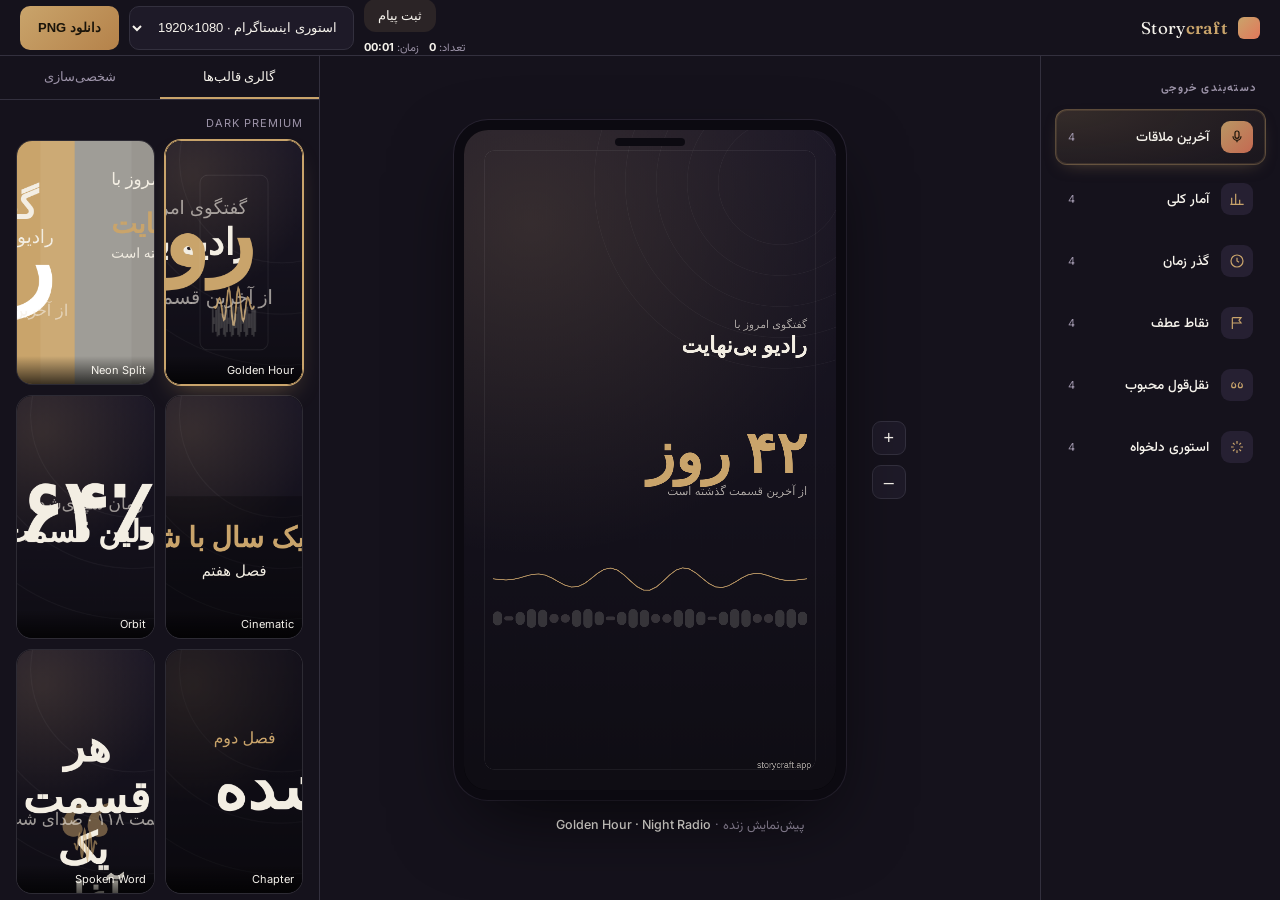
<file: index.html>
<!DOCTYPE html>
<html lang="fa" dir="rtl">
<head>
  <meta charset="UTF-8">
  <meta name="viewport" content="width=device-width, initial-scale=1.0, viewport-fit=cover">
  <title>Storycraft — Generator</title>
  <link rel="preconnect" href="https://fonts.googleapis.com">
  <link rel="preconnect" href="https://fonts.gstatic.com" crossorigin>
  <link href="https://fonts.googleapis.com/css2?family=Fraunces:opsz,wght@9..144,400;9..144,500;9..144,600&family=Inter:wght@400;500;600;700&family=Vazirmatn:wght@400;500;600&display=swap" rel="stylesheet">
  <link rel="stylesheet" href="styles.css">
</head>
<body>
  <div class="app">
    <header class="topbar">
      <div class="brand">
        <div class="mark"></div>
        <div class="name">Story<b>craft</b></div>
      </div>
      <div class="top-actions">
        <div class="message-widget">
          <button class="message-btn" id="message-btn" type="button">ثبت پیام</button>
          <div class="message-status" id="message-status">
            <span>تعداد: <b id="message-count">0</b></span>
            <span>زمان: <b id="message-elapsed">00:00</b></span>
          </div>
        </div>
        <select class="fmt-select" id="fmt-select">
          <option value="1080x1920" selected>استوری اینستاگرام · 1080×1920</option>
          <option value="1080x1350">پست اینستاگرام · 1080×1350</option>
          <option value="1080x1080">مربع · 1080×1080</option>
          <option value="1200x630">لینکدین / X · 1200×630</option>
        </select>
        <button class="export-btn" id="export-btn">دانلود PNG</button>
      </div>
    </header>

    <aside class="sidebar" id="sidebar"></aside>

    <main class="center">
      <div class="stage">
        <div class="zoom-col">
          <button type="button" class="zoom-btn" id="zoom-in">+</button>
          <button type="button" class="zoom-btn" id="zoom-out">–</button>
        </div>
        <div class="phone" id="phone">
          <div class="notch"></div>
          <canvas id="stage-canvas" width="1080" height="1920"></canvas>
        </div>
      </div>
      <div class="preview-caption">پیش‌نمایش زنده · <b id="tmpl-caption">—</b></div>
    </main>

    <section class="rightcol">
      <div class="tabs">
        <button class="tab active" data-tab="gallery">گالری قالب‌ها</button>
        <button class="tab" data-tab="customize">شخصی‌سازی</button>
      </div>
      <div class="panel active" id="panel-gallery"></div>
      <div class="panel" id="panel-customize"></div>
    </section>
  </div>

  <nav class="bottom-nav" id="bottom-nav">
    <div class="nav-items">
      <button class="nav-item active" data-nav="categories">
        <span class="nav-icon">☰</span>
        <span>دسته‌بندی</span>
      </button>
      <button class="nav-item" data-nav="gallery">
        <span class="nav-icon">🖼</span>
        <span>گالری</span>
      </button>
      <button class="nav-item" data-nav="customize">
        <span class="nav-icon">⚙️</span>
        <span>تنظیمات</span>
      </button>
    </div>
  </nav>

  <div class="sheet-backdrop" id="sheet-backdrop"></div>
  <div class="mobile-sheet" id="mobile-sheet">
    <div class="sheet-header">
      <div class="sheet-title" id="sheet-title">منو</div>
      <button class="sheet-close-btn" id="sheet-close-btn" type="button">✕</button>
    </div>
    <div class="sheet-handle" id="sheet-handle"></div>
    <div class="sheet-content" id="sheet-content"></div>
  </div>

  <script src="data.js"></script>
  <script src="utils.js"></script>
  <script src="app.js"></script>
</body>
</html>
</file>
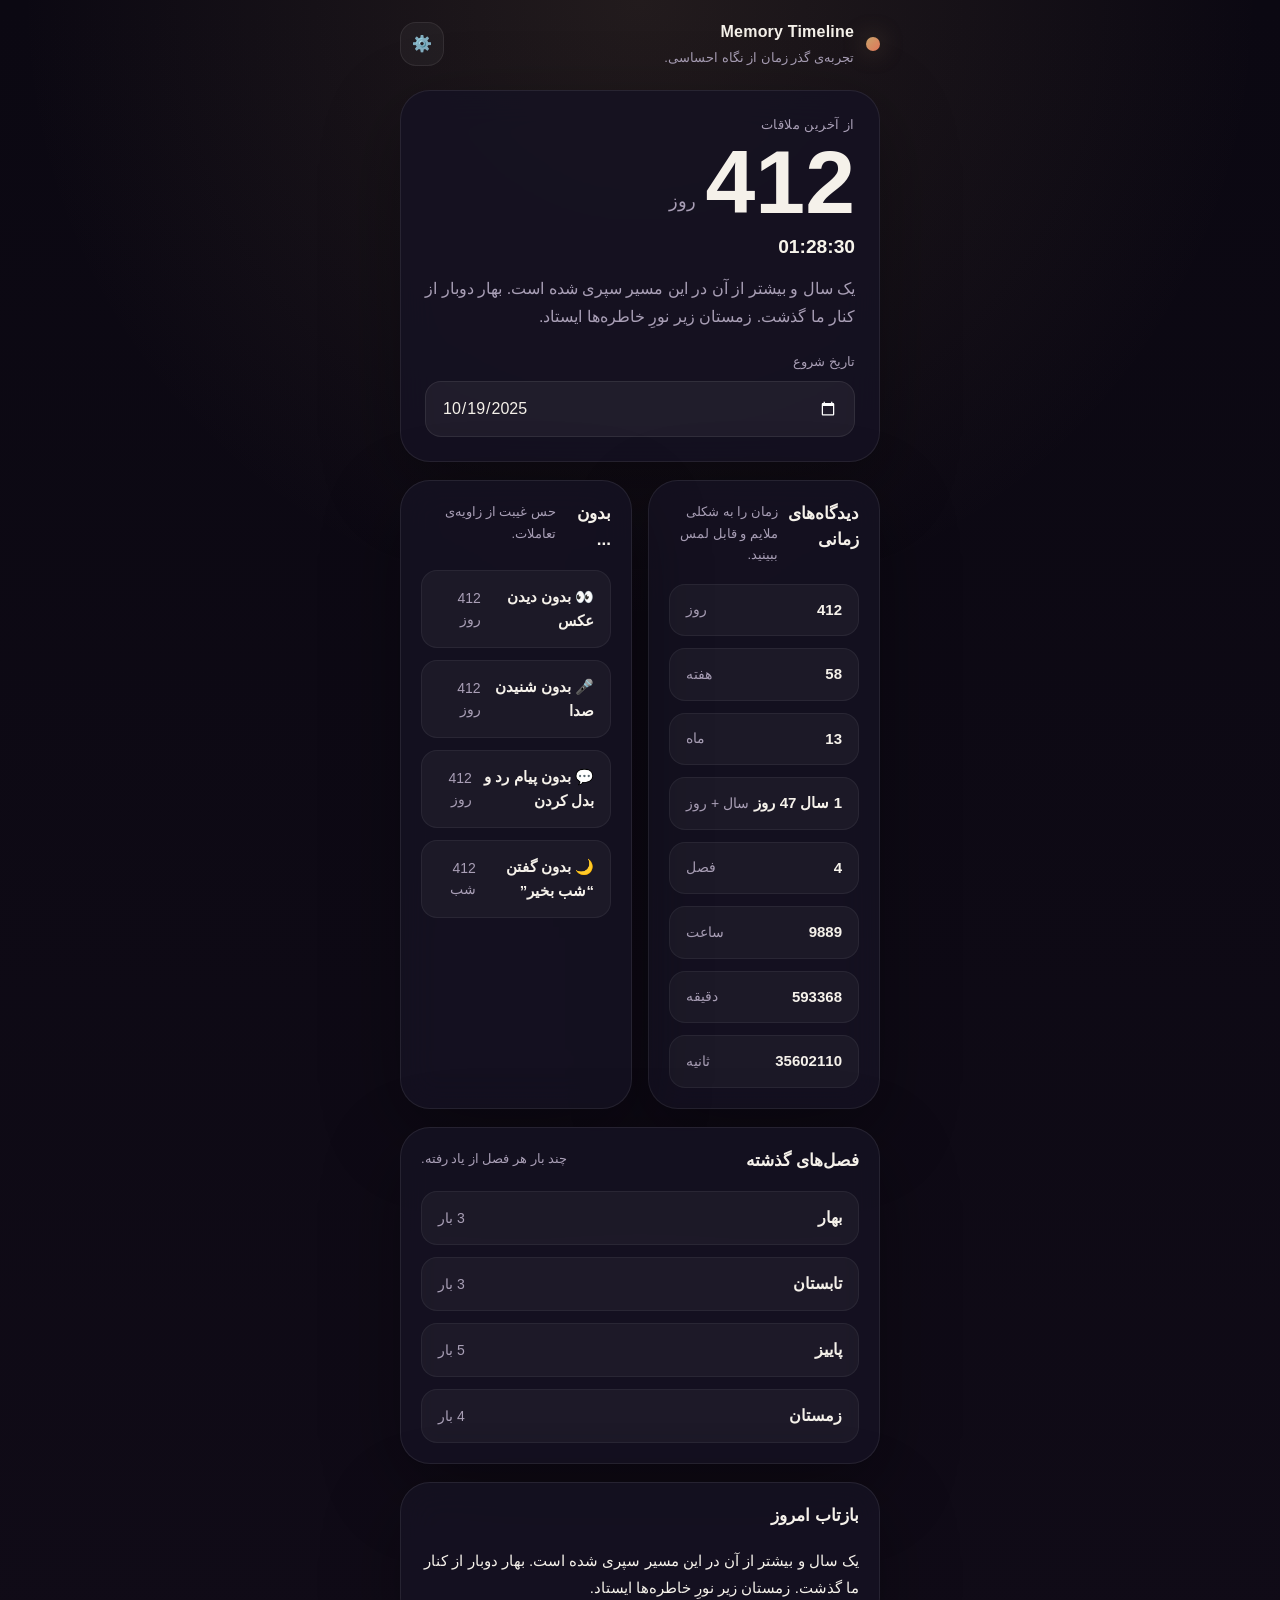
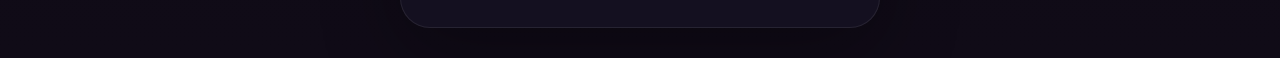
<file: dashboard.html>
<!DOCTYPE html>
<html lang="fa" dir="rtl">
<head>
  <meta charset="UTF-8">
  <meta name="viewport" content="width=device-width, initial-scale=1.0, viewport-fit=cover">
  <title>Memory Timeline / Absence Tracker</title>
  <link rel="stylesheet" href="dashboard.css">
</head>
<body>
  <div class="dashboard-app">
    <header class="header">
      <div class="brand">
        <span class="brand-mark"></span>
        <div>
          <strong>Memory Timeline</strong>
          <p>تجربه‌ی گذر زمان از نگاه احساسی.</p>
        </div>
      </div>
      <button class="ghost-btn" id="settings-btn" type="button">⚙️</button>
    </header>

    <main>
      <section class="hero-card glass">
        <p class="hero-label">از آخرین ملاقات</p>
        <div class="hero-count">
          <div class="hero-number" id="hero-days">412</div>
          <div class="hero-unit">روز</div>
        </div>
        <div class="hero-clock" id="hero-clock">17:43:12</div>
        <div class="hero-note" id="hero-note">چهار فصل آمدند و رفتند. زمان همچنان روایت می‌کند.</div>
        <div class="hero-meta">
          <label for="absence-date">تاریخ شروع</label>
          <input id="absence-date" type="date" aria-label="تاریخ شروع" />
        </div>
      </section>

      <section class="cards-grid">
        <article class="card glass">
          <div class="card-header">
            <h3>دیدگاه‌های زمانی</h3>
            <p>زمان را به شکلی ملایم و قابل لمس ببینید.</p>
          </div>
          <div class="summary-list" id="perspectives-list"></div>
        </article>

        <article class="card glass">
          <div class="card-header">
            <h3>بدون ...</h3>
            <p>حس غیبت از زاویه‌ی تعاملات.</p>
          </div>
          <div class="without-list" id="without-list"></div>
        </article>
      </section>

      <section class="timeline-card glass">
        <div class="card-header">
          <h3>فصل‌های گذشته</h3>
          <p>چند بار هر فصل از یاد رفته.</p>
        </div>
        <div class="season-row" id="season-row"></div>
      </section>

      <section class="reflection-card glass">
        <div class="card-header">
          <h3>بازتاب امروز</h3>
        </div>
        <p class="reflection-text" id="reflection-text"></p>
      </section>
    </main>
  </div>

  <script src="dashboard.js"></script>
</body>
</html>
</file>
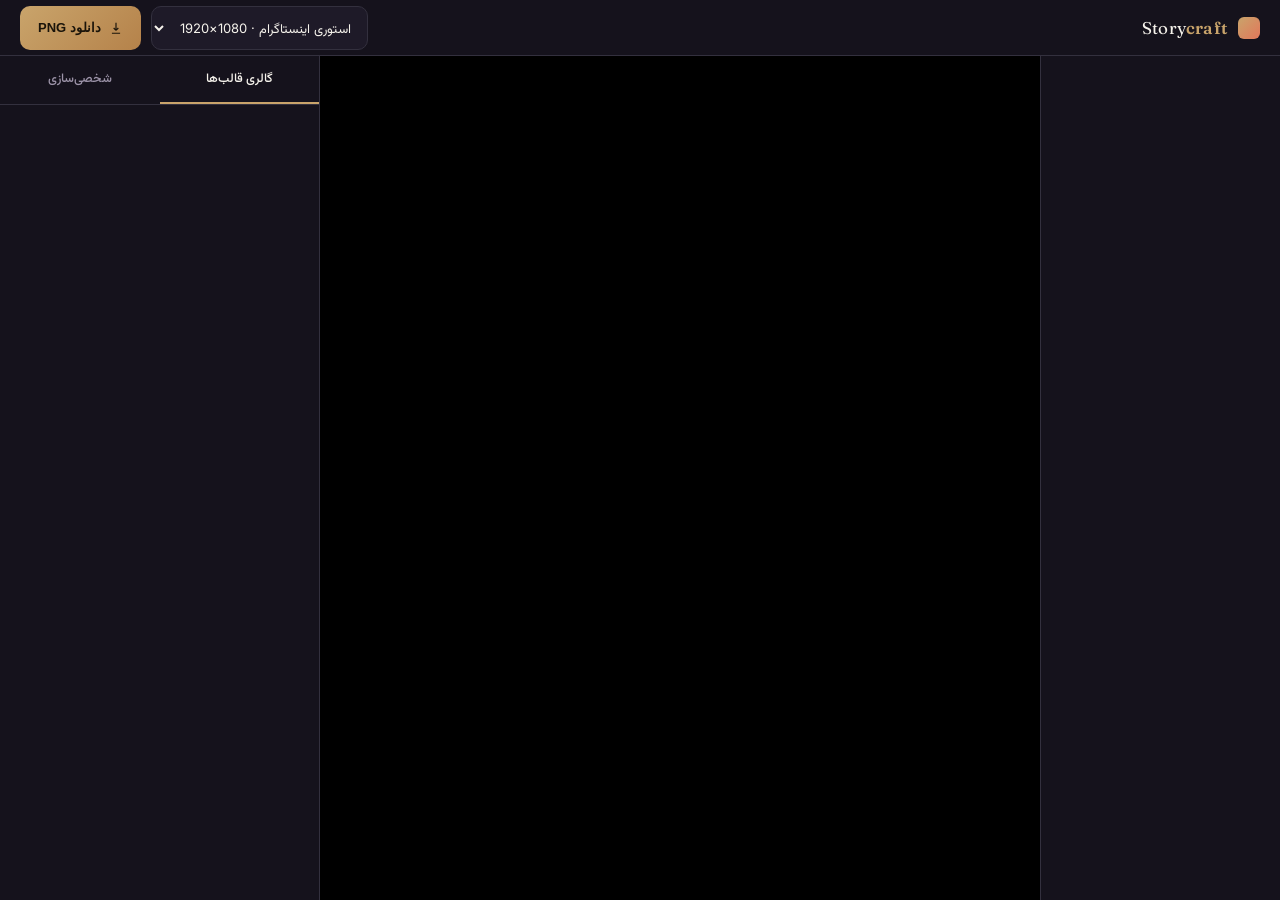
<file: story-image-generator.html>
<!DOCTYPE html>
<html lang="fa" dir="rtl">
<head>
<meta charset="UTF-8">
<meta name="viewport" content="width=device-width, initial-scale=1.0">
<title>Story — Generator</title>
<link rel="preconnect" href="https://fonts.googleapis.com">
<link rel="preconnect" href="https://fonts.gstatic.com" crossorigin>
<link href="https://fonts.googleapis.com/css2?family=Fraunces:opsz,wght@9..144,400;9..144,500;9..144,600&family=Inter:wght@400;500;600;700&family=Vazirmatn:wght@400;500;600&display=swap" rel="stylesheet">
<style>
  :root{
    --ink:#15121C; --ink-2:#1E1A28; --ink-3:#262032; --line:#33303E;
    --gold:#C9A46B; --coral:#E2775A; --paper:#F3EEE3; --muted:#9C93A8;
    --white:#F6F3EC; --radius:14px;
    --font-display:'Fraunces','Vazirmatn',serif;
    --font-body:'Inter','Vazirmatn',sans-serif;
  }
  *{box-sizing:border-box; margin:0; padding:0;}
  html,body{height:100%;}
  body{
    background:var(--ink); color:var(--white); font-family:var(--font-body);
    overflow:hidden;
    padding:env(safe-area-inset-top) env(safe-area-inset-right) env(safe-area-inset-bottom) env(safe-area-inset-left);
  }
  ::-webkit-scrollbar{width:8px; height:8px;}
  ::-webkit-scrollbar-thumb{background:#3a3548; border-radius:8px;}
  ::-webkit-scrollbar-track{background:transparent;}

  .app{ 
    display:grid; 
    grid-template-columns:240px 1fr 320px; 
    grid-template-rows:56px 1fr; 
    height:100vh;
    height:100dvh; /* Dynamic viewport height for mobile */
  }

  .topbar{
    grid-column:1/4; display:flex; align-items:center; justify-content:space-between;
    padding:0 20px; border-bottom:1px solid var(--line); background:var(--ink);
    z-index:5; min-height:44px; /* Touch-friendly minimum height */
  }
  .brand{ display:flex; align-items:center; gap:10px; }
  .brand .mark{ width:22px; height:22px; border-radius:6px; background:linear-gradient(135deg,var(--gold),var(--coral)); }
  .brand .name{ font-family:var(--font-display); font-size:17px; letter-spacing:.2px; }
  .brand .name b{ font-weight:600; color:var(--gold); }
  .top-actions{ display:flex; gap:10px; align-items:center; }
  .fmt-select{
    background:var(--ink-2); border:1px solid var(--line); color:var(--white);
    border-radius:10px; padding:8px 12px; font-size:13px; font-family:var(--font-body);
    min-height:44px; /* Touch-friendly */
  }
  .export-btn{
    display:flex; align-items:center; gap:8px; background:linear-gradient(135deg,var(--gold),#B5824A);
    color:#1A140A; border:none; border-radius:10px; padding:9px 18px; font-weight:600; font-size:13px;
    cursor:pointer; transition:transform .15s ease, box-shadow .2s ease;
    min-height:44px; /* Touch-friendly */
  }
  .export-btn:hover{ transform:translateY(-1px); box-shadow:0 8px 20px -6px rgba(201,164,107,.55); }
  .export-btn:active{ transform:translateY(0px) scale(.98); }

  /* ---------- Sidebar ---------- */
  .sidebar{
    border-left:1px solid var(--line); padding:18px 12px; overflow-y:auto;
  }
  .sidebar h4{ font-size:11px; text-transform:uppercase; letter-spacing:1.2px; color:var(--muted); padding:6px 10px 12px; }
  .cat{
    display:flex; align-items:center; gap:12px; padding:11px 12px; border-radius:12px;
    cursor:pointer; margin-bottom:4px; position:relative; transition:background .18s ease, transform .15s ease;
    border:1px solid transparent; min-height:44px; /* Touch-friendly */
  }
  .cat:hover{ background:var(--ink-2); transform:translateX(-2px); }
  .cat.active{
    background:radial-gradient(120% 140% at 0% 0%, rgba(201,164,107,.18), rgba(201,164,107,.04));
    border-color:rgba(201,164,107,.35);
    box-shadow:0 0 0 1px rgba(201,164,107,.15) inset, 0 6px 18px -10px rgba(201,164,107,.5);
  }
  .cat .icon{
    width:32px; height:32px; border-radius:9px; display:flex; align-items:center; justify-content:center;
    background:var(--ink-3); flex-shrink:0; transition:background .18s ease;
  }
  .cat.active .icon{ background:linear-gradient(135deg, rgba(201,164,107,.9), rgba(226,119,90,.85)); }
  .cat.active .icon svg{ stroke:#1A140A; }
  .cat .icon svg{ width:16px; height:16px; stroke:var(--gold); fill:none; stroke-width:1.8; }
  .cat .label{ font-size:13.5px; font-weight:500; }
  .cat .count{ margin-right:auto; font-size:11px; color:var(--muted); }

  /* ---------- Center preview ---------- */
  .center{ display:flex; flex-direction:column; align-items:center; justify-content:center; padding:20px; position:relative; overflow:hidden; }
  .stage{ display:flex; align-items:center; gap:26px; }
  .zoom-col{ display:flex; flex-direction:column; gap:10px; align-items:center; }
  .zoom-btn{
    width:34px; height:34px; border-radius:9px; background:var(--ink-2); border:1px solid var(--line);
    color:var(--white); cursor:pointer; font-size:15px; display:flex; align-items:center; justify-content:center;
  }
  .zoom-btn:hover{ background:var(--ink-3); }
  .phone{
    position:relative; border-radius:34px; padding:10px; background:#0c0a11;
    box-shadow:0 30px 80px -20px rgba(0,0,0,.7), 0 0 0 1px #2a2534;
    transition:width .2s ease, height .2s ease;
  }
  .phone .notch{
    position:absolute; top:18px; left:50%; transform:translateX(-50%); width:70px; height:8px;
    background:#0c0a11; border-radius:6px; z-index:2;
  }
  #stage-canvas{ display:block; border-radius:24px; background:#000; }
  .preview-caption{ margin-top:16px; font-size:12.5px; color:var(--muted); text-align:center; }
  .preview-caption b{ color:var(--white); font-weight:500; }

  /* ---------- Right column ---------- */
  .rightcol{ border-right:1px solid var(--line); display:flex; flex-direction:column; overflow:hidden; }
  .tabs{ display:flex; border-bottom:1px solid var(--line); }
  .tab{
    flex:1; text-align:center; padding:13px 0; font-size:12.5px; font-weight:500; color:var(--muted);
    cursor:pointer; border-bottom:2px solid transparent; transition:color .15s ease;
  }
  .tab.active{ color:var(--white); border-bottom-color:var(--gold); }
  .panel{ flex:1; overflow-y:auto; padding:16px; display:none; }
  .panel.active{ display:block; }

  /* gallery */
  .gallery-group{ margin-bottom:18px; }
  .gallery-group .gname{ font-size:11px; text-transform:uppercase; letter-spacing:1px; color:var(--muted); margin-bottom:10px; }
  .gallery-grid{ display:grid; grid-template-columns:1fr 1fr; gap:10px; }
  .tmpl-card{
    position:relative; border-radius:12px; overflow:hidden; cursor:pointer; border:1px solid var(--line);
    transition:transform .18s ease, box-shadow .2s ease, border-color .18s ease; background:var(--ink-2);
  }
  .tmpl-card:hover{ transform:translateY(-3px) scale(1.02); box-shadow:0 12px 26px -10px rgba(0,0,0,.6); }
  .tmpl-card.active{ border-color:var(--gold); box-shadow:0 0 0 1px var(--gold), 0 10px 24px -8px rgba(201,164,107,.45); }
  .tmpl-card canvas{ width:100%; display:block; aspect-ratio:9/16; }
  .tmpl-card .tname{ font-size:11px; padding:7px 8px; color:var(--white); background:linear-gradient(0deg, rgba(0,0,0,.55), transparent); position:absolute; bottom:0; left:0; right:0; }

  /* customization form */
  .field{ margin-bottom:16px; }
  .field label{ display:block; font-size:12px; color:var(--muted); margin-bottom:7px; }
  .field input[type=text], .field textarea{
    width:100%; background:var(--ink-2); border:1px solid var(--line); border-radius:9px; color:var(--white);
    padding:9px 11px; font-size:13px; font-family:var(--font-body); resize:none;
  }
  .field input[type=text]:focus, .field textarea:focus{ outline:none; border-color:var(--gold); }
  .swatches{ display:flex; gap:8px; flex-wrap:wrap; }
  .swatch{ width:26px; height:26px; border-radius:50%; cursor:pointer; border:2px solid transparent; transition:transform .12s ease; }
  .swatch:hover{ transform:scale(1.12); }
  .swatch.active{ border-color:var(--white); }
  .theme-row{ display:grid; grid-template-columns:1fr 1fr; gap:8px; }
  .theme-opt{
    border:1px solid var(--line); border-radius:10px; padding:8px; cursor:pointer; font-size:11.5px; text-align:center;
    transition:border-color .15s ease, background .15s ease;
  }
  .theme-opt .swab{ height:28px; border-radius:6px; margin-bottom:6px; }
  .theme-opt.active{ border-color:var(--gold); background:rgba(201,164,107,.08); }
  .row2{ display:flex; align-items:center; justify-content:space-between; }
  .toggle{ width:38px; height:22px; border-radius:20px; background:var(--ink-3); position:relative; cursor:pointer; flex-shrink:0; transition:background .18s ease; }
  .toggle .dot{ width:16px; height:16px; border-radius:50%; background:var(--muted); position:absolute; top:3px; right:3px; transition:.18s ease; }
  .toggle.on{ background:linear-gradient(135deg,var(--gold),var(--coral)); }
  .toggle.on .dot{ background:#1A140A; right:19px; }
  input[type=range]{ width:100%; accent-color:var(--gold); }
  .rangeval{ font-size:11px; color:var(--muted); float:left; }
  .align-row{ display:flex; gap:8px; }
  .align-btn{ flex:1; padding:8px 0; border:1px solid var(--line); border-radius:9px; text-align:center; font-size:12px; cursor:pointer; color:var(--muted); }
  .align-btn.active{ border-color:var(--gold); color:var(--white); background:rgba(201,164,107,.08); }

  /* ---------- Bottom Navigation (Mobile) ---------- */
  .bottom-nav{
    display:none; /* Hidden on desktop */
    position:fixed; bottom:0; left:0; right:0; z-index:10;
    background:var(--ink); border-top:1px solid var(--line);
    padding:8px 0 calc(8px + env(safe-area-inset-bottom));
  }
  .nav-items{
    display:flex; justify-content:space-around; align-items:center;
  }
  .nav-item{
    display:flex; flex-direction:column; align-items:center; gap:4px;
    padding:8px 12px; cursor:pointer; color:var(--muted); font-size:11px;
    min-height:44px; min-width:44px; border-radius:12px;
    transition:color .2s ease, background .2s ease;
  }
  .nav-item.active{ color:var(--white); background:rgba(201,164,107,.12); }
  .nav-item .nav-icon{ width:20px; height:20px; }
  .nav-item .nav-icon svg{ width:100%; height:100%; stroke:currentColor; fill:none; stroke-width:2; }

  /* ---------- Bottom Sheet (Mobile) ---------- */
  .mobile-sheet{
    display:none; /* Hidden on desktop */
    position:fixed; bottom:0; left:0; right:0; z-index:15;
    background:var(--ink); border-top:1px solid var(--line);
    border-radius:20px 20px 0 0; transform:translateY(100%);
    transition:transform .3s cubic-bezier(0.4, 0.0, 0.2, 1);
    max-height:70vh; overflow:hidden;
    padding-bottom:env(safe-area-inset-bottom);
  }
  .mobile-sheet.open{ transform:translateY(0); }
  .sheet-handle{
    width:36px; height:4px; background:var(--line); margin:12px auto 8px;
    border-radius:2px;
  }
  .sheet-content{
    padding:0 20px 20px; overflow-y:auto; max-height:calc(70vh - 40px);
  }

  /* ---------- Responsive Breakpoints ---------- */
  
  /* Mobile First (<600px) */
  @media (max-width: 599px){
    .app{ 
      grid-template-columns: 1fr; 
      grid-template-rows: 56px 1fr;
    }
    .sidebar, .rightcol{ display:none; }
    .bottom-nav, .mobile-sheet{ display:block; }
    
    /* Mobile center area */
    .center{ 
      padding:8px; 
      height:calc(100dvh - 56px - 70px);
      justify-content:flex-start; 
      padding-top:20px;
    }
    
    /* Mobile preview */
    .stage{ flex-direction:column; gap:16px; }
    .zoom-col{ flex-direction:row; order:2; }
    .phone{ 
      width:min(85vw, 280px) !important; 
      height:auto !important;
    }
    #stage-canvas{ 
      width:100% !important; 
      height:auto !important; 
      max-height:50vh;
    }
    
    /* Compact mobile topbar */
    .topbar{ 
      padding:0 12px; 
      height:56px;
    }
    .brand .name{ font-size:14px; }
    .brand .mark{ width:16px; height:16px; }
    .top-actions{ gap:8px; }
    .fmt-select{ 
      padding:6px 8px; 
      font-size:11px; 
      min-width:120px;
    }
    .export-btn{ 
      padding:8px 12px; 
      font-size:11px; 
      gap:4px;
    }
    .export-btn svg{ width:12px; height:12px; }
  }

  /* Tablet (600px - 980px) */
  @media (min-width: 600px) and (max-width: 980px){
    .app{ 
      grid-template-columns: 1fr; 
      grid-template-rows: 56px 1fr;
    }
    .sidebar, .rightcol{ display:none; }
    .bottom-nav, .mobile-sheet{ display:block; }
    
    /* Tablet center area */
    .center{ 
      padding:16px; 
      height:calc(100dvh - 56px - 70px);
    }
    
    /* Tablet preview */
    .phone{ 
      width:min(60vw, 350px) !important; 
      height:auto !important;
    }
    #stage-canvas{ 
      width:100% !important; 
      height:auto !important; 
      max-height:65vh;
    }
    
    /* Tablet topbar */
    .topbar{ padding:0 16px; }
    .brand .name{ font-size:16px; }
    .fmt-select{ padding:8px 12px; font-size:13px; }
    .export-btn{ padding:9px 16px; font-size:13px; }
  }

  /* Desktop (>980px) - Original layout */
  @media (min-width: 981px){
    .bottom-nav, .mobile-sheet{ display:none; }
  }
</style>
</head>
<body>

<div class="app">
  <div class="topbar">
    <div class="brand"><div class="mark"></div><div class="name">Story<b>craft</b></div></div>
    <div class="top-actions">
      <select class="fmt-select" id="fmt-select">
        <option value="1080x1920" selected>استوری اینستاگرام · 1080×1920</option>
        <option value="1080x1350">پست اینستاگرام · 1080×1350</option>
        <option value="1080x1080">مربع · 1080×1080</option>
        <option value="1200x630">لینکدین / X · 1200×630</option>
      </select>
      <button class="export-btn" id="export-btn">
        <svg width="14" height="14" viewBox="0 0 24 24" fill="none" stroke="#1A140A" stroke-width="2"><path d="M12 3v13m0 0l-4-4m4 4l4-4M5 21h14"/></svg>
        دانلود PNG
      </button>
    </div>
  </div>

  <div class="sidebar" id="sidebar"></div>

  <div class="center">
    <div class="stage">
      <div class="zoom-col">
        <div class="zoom-btn" id="zoom-in">+</div>
        <div class="zoom-btn" id="zoom-out">–</div>
      </div>
      <div class="phone" id="phone">
        <div class="notch"></div>
        <canvas id="stage-canvas" width="1080" height="1920"></canvas>
      </div>
    </div>
    <div class="preview-caption">پیش‌نمایش زنده · <b id="tmpl-caption">—</b></div>
  </div>

  <!-- Mobile Bottom Navigation -->
  <div class="bottom-nav" id="bottom-nav">
    <div class="nav-items">
      <div class="nav-item active" data-nav="categories">
        <div class="nav-icon"><svg viewBox="0 0 24 24"><path d="M3 7h18M3 12h18M3 17h18"/></svg></div>
        <span>دسته‌بندی</span>
      </div>
      <div class="nav-item" data-nav="gallery">
        <div class="nav-icon"><svg viewBox="0 0 24 24"><path d="M5 3h14a2 2 0 0 1 2 2v14a2 2 0 0 1-2 2H5a2 2 0 0 1-2-2V5a2 2 0 0 1 2-2z"/><path d="m9 9 5 12 4-9"/></svg></div>
        <span>گالری</span>
      </div>
      <div class="nav-item" data-nav="customize">
        <div class="nav-icon"><svg viewBox="0 0 24 24"><path d="M12.22 2h-.44a2 2 0 0 0-2 2v.18a2 2 0 0 1-1 1.73l-.43.25a2 2 0 0 1-2 0l-.15-.08a2 2 0 0 0-2.73.73l-.22.38a2 2 0 0 0 .73 2.73l.15.1a2 2 0 0 1 1 1.72v.51a2 2 0 0 1-1 1.74l-.15.09a2 2 0 0 0-.73 2.73l.22.38a2 2 0 0 0 2.73.73l.15-.08a2 2 0 0 1 2 0l.43.25a2 2 0 0 1 1 1.73V20a2 2 0 0 0 2 2h.44a2 2 0 0 0 2-2v-.18a2 2 0 0 1 1-1.73l.43-.25a2 2 0 0 1 2 0l.15.08a2 2 0 0 0 2.73-.73l.22-.39a2 2 0 0 0-.73-2.73l-.15-.08a2 2 0 0 1-1-1.74v-.5a2 2 0 0 1 1-1.74l.15-.09a2 2 0 0 0 .73-2.73l-.22-.38a2 2 0 0 0-2.73-.73l-.15.08a2 2 0 0 1-2 0l-.43-.25a2 2 0 0 1-1-1.73V4a2 2 0 0 0-2-2z"/><circle cx="12" cy="12" r="3"/></svg></div>
        <span>تنظیمات</span>
      </div>
    </div>
  </div>

  <!-- Mobile Bottom Sheet -->
  <div class="mobile-sheet" id="mobile-sheet">
    <div class="sheet-handle"></div>
    <div class="sheet-content" id="sheet-content">
      <!-- Content will be dynamically inserted here -->
    </div>
  </div>

  <div class="rightcol">
    <div class="tabs">
      <div class="tab active" data-tab="gallery">گالری قالب‌ها</div>
      <div class="tab" data-tab="customize">شخصی‌سازی</div>
    </div>
    <div class="panel active" id="panel-gallery"></div>
    <div class="panel" id="panel-customize"></div>
  </div>
</div>

<script>
/* ===================== DATA ===================== */

const THEMES = {
  nightRadio:{
    name:'Night Radio', group:'Dark Premium',
    swatch:['#15121C','#C9A46B'],
    text:'#F3EEE3', textDim:'rgba(243,238,227,.62)', accentDefault:'#C9A46B',
    bg(ctx,W,H){
      const g=ctx.createLinearGradient(0,0,0,H);
      g.addColorStop(0,'#1B1726'); g.addColorStop(1,'#0F0D14');
      ctx.fillStyle=g; ctx.fillRect(0,0,W,H);
      const r=ctx.createRadialGradient(W*0.18,H*0.14,10,W*0.18,H*0.14,W*0.9);
      r.addColorStop(0,'rgba(201,164,107,0.16)'); r.addColorStop(1,'rgba(201,164,107,0)');
      ctx.fillStyle=r; ctx.fillRect(0,0,W,H);
      ctx.save(); ctx.strokeStyle='rgba(255,255,255,0.04)'; ctx.lineWidth=2;
      for(let i=0;i<5;i++){ ctx.beginPath(); ctx.arc(W*0.85,H*0.08,180+i*90,0,Math.PI*2); ctx.stroke(); }
      ctx.restore();
    }
  },
  auroraGlass:{
    name:'Aurora Glass', group:'Glassmorphism',
    swatch:['#1B1035','#59D6C7'],
    text:'#F5F3FF', textDim:'rgba(245,243,255,.66)', accentDefault:'#8FE3D0',
    bg(ctx,W,H){
      const g=ctx.createLinearGradient(0,0,W,H);
      g.addColorStop(0,'#1B1035'); g.addColorStop(0.55,'#241748'); g.addColorStop(1,'#12102A');
      ctx.fillStyle=g; ctx.fillRect(0,0,W,H);
      function blob(x,y,r,c){ const rg=ctx.createRadialGradient(x,y,0,x,y,r); rg.addColorStop(0,c); rg.addColorStop(1,'rgba(0,0,0,0)'); ctx.fillStyle=rg; ctx.fillRect(0,0,W,H); }
      blob(W*0.15,H*0.12,W*0.65,'rgba(89,214,199,0.28)');
      blob(W*0.9,H*0.28,W*0.55,'rgba(178,124,255,0.24)');
      blob(W*0.5,H*0.92,W*0.7,'rgba(226,119,90,0.16)');
    }
  },
  editorialPaper:{
    name:'Editorial Paper', group:'Editorial',
    swatch:['#F3EEE3','#C9522F'],
    text:'#241F2B', textDim:'rgba(36,31,43,.6)', accentDefault:'#C9522F',
    bg(ctx,W,H){
      ctx.fillStyle='#F3EEE3'; ctx.fillRect(0,0,W,H);
      ctx.save(); ctx.strokeStyle='rgba(36,31,43,0.06)'; ctx.lineWidth=1;
      for(let y=90;y<H;y+=64){ ctx.beginPath(); ctx.moveTo(0,y); ctx.lineTo(W,y); ctx.stroke(); }
      ctx.restore();
    }
  },
  luxuryNoir:{
    name:'Luxury Noir', group:'Luxury',
    swatch:['#0A0A0C','#C9A46B'],
    text:'#EDE6D8', textDim:'rgba(237,230,216,.6)', accentDefault:'#C9A46B',
    bg(ctx,W,H){
      ctx.fillStyle='#0A0A0C'; ctx.fillRect(0,0,W,H);
      ctx.save();
      ctx.strokeStyle='rgba(201,164,107,0.5)'; ctx.lineWidth=2;
      ctx.strokeRect(56,56,W-112,H-112);
      ctx.restore();
    }
  }
};

const CATEGORIES = [
  {id:'meeting', label:'آخرین ملاقات', icon:'mic', field:{title:'گفتگوی امروز با',subtitle:'رادیو بی‌نهایت',value:'۴۲ روز',caption:'از آخرین قسمت گذشته است'}},
  {id:'stats', label:'آمار کلی', icon:'chart', field:{title:'یک سال با شما',subtitle:'فصل هفتم',value:'',caption:''}},
  {id:'time', label:'گذر زمان', icon:'clock', field:{title:'زمان سپری‌شده',subtitle:'از اولین قسمت',value:'۶۴٪',caption:'تا مایل‌سنگ بعدی'}},
  {id:'milestones', label:'نقاط عطف', icon:'flag', field:{title:'مسیر طی‌شده',subtitle:'فصل دوم',value:'',caption:''}},
  {id:'quote', label:'نقل‌قول محبوب', icon:'quote', field:{title:'«هر قسمت، یک آغاز تازه است»',subtitle:'قسمت ۱۱۸ · صدای شب',value:'',caption:''}},
  {id:'custom', label:'استوری دلخواه', icon:'spark', field:{title:'عنوان دلخواه شما',subtitle:'زیرعنوان کوتاه',value:'',caption:'متن پایانی'}},
];

const ICONS = {
  mic:'<path d="M12 14a3 3 0 0 0 3-3V6a3 3 0 0 0-6 0v5a3 3 0 0 0 3 3z"/><path d="M6 11a6 6 0 0 0 12 0M12 17v3"/>',
  chart:'<path d="M4 20V10M10 20V4M16 20v-7M22 20H2"/>',
  clock:'<circle cx="12" cy="12" r="9"/><path d="M12 7v5l3 2"/>',
  flag:'<path d="M5 21V4"/><path d="M5 4h13l-3 4 3 4H5"/>',
  quote:'<path d="M7 8c-2 1-3 3-3 5s1.5 3 3 3 3-1.5 3-3-1-3-2-3M17 8c-2 1-3 3-3 5s1.5 3 3 3 3-1.5 3-3-1-3-2-3"/>',
  spark:'<path d="M12 3v4M12 17v4M3 12h4M17 12h4M6 6l2.5 2.5M15.5 15.5L18 18M18 6l-2.5 2.5M8.5 15.5L6 18"/>'
};

const TEMPLATES = [
  // meeting
  {id:'golden-meeting',  name:'Golden Hour',    cat:'meeting',    layout:'meeting',   theme:'nightRadio'},
  {id:'afterglow',       name:'Afterglow',      cat:'meeting',    layout:'meeting',   theme:'auroraGlass'},
  {id:'neon-meeting',    name:'Neon Split',     cat:'meeting',    layout:'neonSplit',  theme:'nightRadio'},
  {id:'cover-meeting',   name:'Cover',          cat:'meeting',    layout:'cover',     theme:'luxuryNoir'},
  // stats
  {id:'ledger',          name:'The Ledger',     cat:'stats',      layout:'grid',      theme:'luxuryNoir'},
  {id:'field-notes',     name:'Field Notes',    cat:'stats',      layout:'grid',      theme:'editorialPaper'},
  {id:'mosaic-stats',    name:'Mosaic',         cat:'stats',      layout:'mosaic',    theme:'auroraGlass'},
  {id:'cinematic-stats', name:'Cinematic',      cat:'stats',      layout:'cinematic', theme:'nightRadio'},
  // time
  {id:'orbit',           name:'Orbit',          cat:'time',       layout:'ring',      theme:'nightRadio'},
  {id:'halftime',        name:'Halftime',       cat:'time',       layout:'ring',      theme:'auroraGlass'},
  {id:'monogram-time',   name:'Monogram',       cat:'time',       layout:'monogram',  theme:'luxuryNoir'},
  {id:'postcard-time',   name:'Postcard',       cat:'time',       layout:'postcard',  theme:'editorialPaper'},
  // milestones
  {id:'waypoints',       name:'Waypoints',      cat:'milestones', layout:'timeline',  theme:'editorialPaper'},
  {id:'ascent',          name:'Ascent',         cat:'milestones', layout:'timeline',  theme:'luxuryNoir'},
  {id:'neon-milestone',  name:'Neon Steps',     cat:'milestones', layout:'neonSplit',  theme:'auroraGlass'},
  {id:'cover-milestone', name:'Chapter',        cat:'milestones', layout:'cover',     theme:'nightRadio'},
  // quote
  {id:'spoken-word',     name:'Spoken Word',    cat:'quote',      layout:'quote',     theme:'nightRadio'},
  {id:'marginalia',      name:'Marginalia',     cat:'quote',      layout:'quote',     theme:'editorialPaper'},
  {id:'cinematic-quote', name:'Cinematic',      cat:'quote',      layout:'cinematic', theme:'luxuryNoir'},
  {id:'postcard-quote',  name:'Postcard',       cat:'quote',      layout:'postcard',  theme:'auroraGlass'},
  // custom
  {id:'open-canvas',     name:'Open Canvas',    cat:'custom',     layout:'blank',     theme:'auroraGlass'},
  {id:'blank-slate',     name:'Blank Slate',    cat:'custom',     layout:'blank',     theme:'luxuryNoir'},
  {id:'monogram-custom', name:'Monogram',       cat:'custom',     layout:'monogram',  theme:'nightRadio'},
  {id:'mosaic-custom',   name:'Mosaic',         cat:'custom',     layout:'mosaic',    theme:'editorialPaper'},
];

/* ===================== STATE ===================== */

const state = {
  category:'meeting',
  templateId:'golden-meeting',
  theme:'nightRadio',
  accent:null,
  cornerRadius:28,
  shadowIntensity:40,
  alignment:'right',
  watermark:true,
  brand:false,
  texts:{...CATEGORIES[0].field}
};

const FORMATS = {'1080x1920':[1080,1920], '1080x1350':[1080,1350], '1080x1080':[1080,1080], '1200x630':[1200,630]};
let format = FORMATS['1080x1920'];
let zoom = 1;

/* ===================== HELPERS ===================== */

function roundRect(ctx,x,y,w,h,r){
  const rr = Math.min(r, w/2, h/2);
  ctx.beginPath();
  ctx.moveTo(x+rr,y);
  ctx.arcTo(x+w,y,x+w,y+h,rr);
  ctx.arcTo(x+w,y+h,x,y+h,rr);
  ctx.arcTo(x,y+h,x,y,rr);
  ctx.arcTo(x,y,x+w,y,rr);
  ctx.closePath();
}

function waveform(ctx,x,y,w,amp,color,alpha,seed){
  ctx.save(); ctx.globalAlpha=alpha; ctx.strokeStyle=color; ctx.lineWidth=3; ctx.beginPath();
  const N=48;
  for(let i=0;i<=N;i++){
    const px = x + (w*i/N);
    const py = y + Math.sin(i*0.55+seed)*amp*Math.sin(i/N*Math.PI);
    if(i===0) ctx.moveTo(px,py); else ctx.lineTo(px,py);
  }
  ctx.stroke(); ctx.restore();
}

function bars(ctx,x,y,w,color,alpha,seed){
  ctx.save(); ctx.globalAlpha=alpha; ctx.fillStyle=color;
  const N=28, gap=6, bw=(w-gap*(N-1))/N;
  for(let i=0;i<N;i++){
    const h = 10 + Math.abs(Math.sin(i*0.7+seed))*46;
    roundRect(ctx, x+i*(bw+gap), y-h/2, bw, h, bw/2); ctx.fill();
  }
  ctx.restore();
}

function wrapText(ctx,text,x,y,maxWidth,lineHeight,align){
  const words = text.split(' ');
  let line=''; const lines=[];
  for(const w of words){
    const test = line ? line+' '+w : w;
    if(ctx.measureText(test).width > maxWidth && line){ lines.push(line); line=w; }
    else line=test;
  }
  lines.push(line);
  lines.forEach((l,i)=>{
    let lx = x;
    ctx.textAlign = align;
    ctx.fillText(l, lx, y + i*lineHeight);
  });
  return lines.length;
}

/* ===================== LAYOUT RENDERERS ===================== */

function drawFooter(ctx,W,H,theme,texts,watermark,brand){
  ctx.save();
  ctx.font='500 26px Inter, sans-serif';
  ctx.fillStyle=theme.textDim;
  ctx.textAlign = state.alignment==='right' ? 'right':'left';
  const x = state.alignment==='right' ? W-72 : 72;
  if(watermark) ctx.fillText('storycraft.app', x, H-64);
  if(brand){
    ctx.beginPath();
    const bx = state.alignment==='right' ? 72 : W-72;
    ctx.arc(bx, H-72, 16, 0, Math.PI*2);
    ctx.fillStyle = state.accent || theme.accentDefault; ctx.fill();
  }
  ctx.restore();
}

function layoutMeeting(ctx,W,H,theme,texts){
  theme.bg(ctx,W,H);
  const accent = state.accent || theme.accentDefault;
  const align = state.alignment;
  const tx = align==='right' ? W-84 : 84;
  ctx.textAlign = align;
  ctx.fillStyle = theme.textDim;
  ctx.font='500 32px Inter, sans-serif';
  ctx.fillText(texts.title, tx, H*0.30);
  ctx.fillStyle = theme.text;
  ctx.font='600 64px Fraunces, serif';
  ctx.fillText(texts.subtitle, tx, H*0.30+72);

  ctx.font='600 168px Fraunces, serif';
  ctx.fillStyle = accent;
  ctx.fillText(texts.value, tx, H*0.52);

  ctx.font='400 34px Inter, sans-serif';
  ctx.fillStyle = theme.textDim;
  ctx.fillText(texts.caption, tx, H*0.52+64);

  waveform(ctx, 84, H*0.68, W-168, 34, accent, .85, 1.2);
  bars(ctx, 84, H*0.74, W-168, theme.text, .16, 2.4);
  roundRect(ctx, 60, 60, W-120, H-120, state.cornerRadius);
  ctx.save(); ctx.strokeStyle='rgba(255,255,255,0.08)'; ctx.lineWidth=1.5; ctx.stroke(); ctx.restore();
  drawFooter(ctx,W,H,theme,texts,state.watermark,state.brand);
}

function layoutGrid(ctx,W,H,theme,texts){
  theme.bg(ctx,W,H);
  const accent = state.accent || theme.accentDefault;
  ctx.textAlign='right';
  ctx.fillStyle=theme.textDim; ctx.font='500 30px Inter, sans-serif';
  ctx.fillText(texts.subtitle, W-84, 190);
  ctx.fillStyle=theme.text; ctx.font='600 68px Fraunces, serif';
  ctx.fillText(texts.title, W-84, 260);

  const stats = [
    {n:'128', l:'قسمت منتشر شده'},
    {n:'46', l:'ساعت گفتگو'},
    {n:'12.4K', l:'شنونده فعال'},
    {n:'92٪', l:'نرخ تکمیل'}
  ];
  const gx=84, gy=380, gw=W-168, gap=24;
  const cw=(gw-gap)/2, ch=280;
  stats.forEach((s,i)=>{
    const cx = gx + (i%2)*(cw+gap);
    const cy = gy + Math.floor(i/2)*(ch+gap);
    ctx.save();
    roundRect(ctx,cx,cy,cw,ch,state.cornerRadius);
    ctx.fillStyle = theme.name==='Editorial Paper' ? 'rgba(36,31,43,0.04)' : 'rgba(255,255,255,0.045)';
    ctx.fill();
    ctx.strokeStyle = theme.name==='Editorial Paper' ? 'rgba(36,31,43,0.12)' : 'rgba(255,255,255,0.10)';
    ctx.lineWidth=1.5; ctx.stroke();
    ctx.textAlign='right';
    ctx.fillStyle = accent; ctx.font='600 84px Fraunces, serif';
    ctx.fillText(s.n, cx+cw-28, cy+140);
    ctx.fillStyle = theme.textDim; ctx.font='500 26px Inter, sans-serif';
    ctx.fillText(s.l, cx+cw-28, cy+188);
    ctx.restore();
  });
  waveform(ctx, 84, H-220, W-168, 22, accent, .5, .8);
  drawFooter(ctx,W,H,theme,texts,state.watermark,state.brand);
}

function layoutRing(ctx,W,H,theme,texts){
  theme.bg(ctx,W,H);
  const accent = state.accent || theme.accentDefault;
  ctx.textAlign='center';
  ctx.fillStyle=theme.textDim; ctx.font='500 30px Inter, sans-serif';
  ctx.fillText(texts.title, W/2, 200);
  ctx.fillStyle=theme.text; ctx.font='600 54px Fraunces, serif';
  ctx.fillText(texts.subtitle, W/2, 258);

  const cx=W/2, cy=H*0.48, r=290;
  const pct = parseFloat(texts.value)/100 || 0.64;
  ctx.save();
  ctx.lineWidth=34; ctx.lineCap='round';
  ctx.strokeStyle = theme.name==='Editorial Paper' ? 'rgba(36,31,43,0.10)' : 'rgba(255,255,255,0.10)';
  ctx.beginPath(); ctx.arc(cx,cy,r,0,Math.PI*2); ctx.stroke();
  ctx.strokeStyle = accent;
  ctx.beginPath(); ctx.arc(cx,cy,r,-Math.PI/2, -Math.PI/2 + Math.PI*2*pct); ctx.stroke();
  ctx.restore();

  ctx.fillStyle=theme.text; ctx.font='600 148px Fraunces, serif';
  ctx.fillText(texts.value, cx, cy+50);

  ctx.fillStyle=theme.textDim; ctx.font='400 32px Inter, sans-serif';
  ctx.fillText(texts.caption, cx, cy+r+90);
  drawFooter(ctx,W,H,theme,texts,state.watermark,state.brand);
}

function layoutTimeline(ctx,W,H,theme,texts){
  theme.bg(ctx,W,H);
  const accent = state.accent || theme.accentDefault;
  ctx.textAlign='right';
  ctx.fillStyle=theme.textDim; ctx.font='500 30px Inter, sans-serif';
  ctx.fillText(texts.subtitle, W-84, 190);
  ctx.fillStyle=theme.text; ctx.font='600 68px Fraunces, serif';
  ctx.fillText(texts.title, W-84, 260);

  const items = [
    {t:'شروع فصل', d:'فروردین ۱۴۰۳'},
    {t:'قسمت صدم', d:'مرداد ۱۴۰۳'},
    {t:'رکورد شنونده', d:'آبان ۱۴۰۳'},
    {t:'همکاری ویژه', d:'اکنون'}
  ];
  const lx = W-120, top=400, gap=190;
  ctx.save();
  ctx.strokeStyle = theme.name==='Editorial Paper' ? 'rgba(36,31,43,0.18)' : 'rgba(255,255,255,0.16)';
  ctx.lineWidth=2;
  ctx.beginPath(); ctx.moveTo(lx, top); ctx.lineTo(lx, top+gap*(items.length-1)); ctx.stroke();
  items.forEach((it,i)=>{
    const y = top + i*gap;
    ctx.beginPath(); ctx.arc(lx,y,12,0,Math.PI*2);
    ctx.fillStyle = i===items.length-1 ? accent : theme.textDim; ctx.fill();
    ctx.textAlign='right'; ctx.fillStyle=theme.text; ctx.font='600 40px Fraunces, serif';
    ctx.fillText(it.t, lx-40, y+6);
    ctx.fillStyle=theme.textDim; ctx.font='400 26px Inter, sans-serif';
    ctx.fillText(it.d, lx-40, y+44);
  });
  ctx.restore();
  drawFooter(ctx,W,H,theme,texts,state.watermark,state.brand);
}

function layoutQuote(ctx,W,H,theme,texts){
  theme.bg(ctx,W,H);
  const accent = state.accent || theme.accentDefault;
  ctx.textAlign='center';
  ctx.font='600 200px Fraunces, serif'; ctx.fillStyle=accent; ctx.globalAlpha=.5;
  ctx.fillText('“', W/2, 400); ctx.globalAlpha=1;

  ctx.fillStyle=theme.text; ctx.font='600 76px Fraunces, serif';
  wrapText(ctx, texts.title.replace(/[«»]/g,''), W/2, H*0.46, W-200, 90, 'center');

  ctx.fillStyle=theme.textDim; ctx.font='500 30px Inter, sans-serif';
  ctx.fillText(texts.subtitle, W/2, H*0.72);

  waveform(ctx, 140, H*0.80, W-280, 26, accent, .6, 3.1);
  drawFooter(ctx,W,H,theme,texts,state.watermark,state.brand);
}

function layoutBlank(ctx,W,H,theme,texts){
  theme.bg(ctx,W,H);
  const accent = state.accent || theme.accentDefault;
  ctx.textAlign = state.alignment;
  const tx = state.alignment==='right' ? W-84 : 84;
  ctx.fillStyle=theme.textDim; ctx.font='500 30px Inter, sans-serif';
  ctx.fillText(texts.subtitle, tx, H*0.42);
  ctx.fillStyle=theme.text; ctx.font='600 74px Fraunces, serif';
  wrapText(ctx, texts.title, tx, H*0.42+70, W-168, 84, state.alignment);
  ctx.fillStyle=accent; ctx.font='500 32px Inter, sans-serif';
  ctx.fillText(texts.caption, tx, H*0.62);
  roundRect(ctx,60,60,W-120,H-120,state.cornerRadius);
  ctx.save(); ctx.strokeStyle='rgba(255,255,255,0.08)'; ctx.lineWidth=1.5; ctx.stroke(); ctx.restore();
  drawFooter(ctx,W,H,theme,texts,state.watermark,state.brand);
}

const LAYOUTS = { meeting:layoutMeeting, grid:layoutGrid, ring:layoutRing, timeline:layoutTimeline, quote:layoutQuote, blank:layoutBlank, neonSplit:layoutNeonSplit, cover:layoutCover, mosaic:layoutMosaic, cinematic:layoutCinematic, monogram:layoutMonogram, postcard:layoutPostcard };

function render(ctx, W, H, tmpl, texts, ovr){
  const theme = THEMES[ovr && ovr.theme || tmpl.theme];
  ctx.clearRect(0,0,W,H);
  LAYOUTS[tmpl.layout](ctx, W, H, theme, texts);
}

/* ===================== UI BUILD ===================== */

const sidebarEl = document.getElementById('sidebar');
function buildSidebar(){
  let html = '<h4>دسته‌بندی خروجی</h4>';
  CATEGORIES.forEach(c=>{
    const n = TEMPLATES.filter(t=>t.cat===c.id).length;
    html += `<div class="cat ${c.id===state.category?'active':''}" data-cat="${c.id}">
      <div class="icon"><svg viewBox="0 0 24 24">${ICONS[c.icon]}</svg></div>
      <div class="label">${c.label}</div><div class="count">${n}</div></div>`;
  });
  sidebarEl.innerHTML = html;
  sidebarEl.querySelectorAll('.cat').forEach(el=>{
    el.addEventListener('click', ()=>{
      state.category = el.dataset.cat;
      const cat = CATEGORIES.find(c=>c.id===state.category);
      state.texts = {...cat.field};
      const first = TEMPLATES.find(t=>t.cat===state.category);
      if(first){ state.templateId = first.id; state.theme = first.theme; }
      buildSidebar(); buildGallery(); buildCustomize(); draw();
    });
  });
}

// Mobile bottom navigation handler
function buildMobileNav(){
  const navItems = document.querySelectorAll('.nav-item');
  const mobileSheet = document.getElementById('mobile-sheet');
  const sheetContent = document.getElementById('sheet-content');
  
  navItems.forEach(item => {
    item.addEventListener('click', () => {
      // Update active state
      navItems.forEach(n => n.classList.remove('active'));
      item.classList.add('active');
      
      const navType = item.dataset.nav;
      
      // Generate content based on navigation type
      let content = '';
      if(navType === 'categories') {
        content = '<h4 style="margin-bottom:16px;">دسته‌بندی خروجی</h4>';
        CATEGORIES.forEach(c => {
          const n = TEMPLATES.filter(t=>t.cat===c.id).length;
          content += `<div class="cat ${c.id===state.category?'active':''}" data-cat="${c.id}">
            <div class="icon"><svg viewBox="0 0 24 24">${ICONS[c.icon]}</svg></div>
            <div class="label">${c.label}</div><div class="count">${n}</div></div>`;
        });
      } else if(navType === 'gallery') {
        content = buildGalleryContent();
      } else if(navType === 'customize') {
        content = buildCustomizeContent();
      }
      
      sheetContent.innerHTML = content;
      
      // Add event listeners for the new content
      if(navType === 'categories') {
        sheetContent.querySelectorAll('.cat').forEach(el=>{
          el.addEventListener('click', ()=>{
            state.category = el.dataset.cat;
            const cat = CATEGORIES.find(c=>c.id===state.category);
            state.texts = {...cat.field};
            const first = TEMPLATES.find(t=>t.cat===state.category);
            if(first){ state.templateId = first.id; state.theme = first.theme; }
            buildMobileNav(); draw();
          });
        });
      } else if(navType === 'gallery') {
        attachGalleryEvents();
      } else if(navType === 'customize') {
        attachCustomizeEvents();
      }
      
      // Show sheet
      mobileSheet.classList.add('open');
    });
  });
  
  // Close sheet when clicking handle or outside
  const handle = document.querySelector('.sheet-handle');
  if(handle) {
    handle.addEventListener('click', () => {
      mobileSheet.classList.remove('open');
    });
  }
  
  // Touch gestures for sheet
  let startY = 0;
  let currentY = 0;
  
  if(mobileSheet) {
    mobileSheet.addEventListener('touchstart', e => {
      startY = e.touches[0].clientY;
    });
    
    mobileSheet.addEventListener('touchmove', e => {
      currentY = e.touches[0].clientY;
      const diff = currentY - startY;
      
      if(diff > 50) { // Swipe down threshold
        mobileSheet.classList.remove('open');
      }
    });
  }
}

const galleryEl = document.getElementById('panel-gallery');
function thumbCanvas(tmpl){
  const c = document.createElement('canvas');
  c.width=240; c.height=427;
  const ctx = c.getContext('2d');
  const cat = CATEGORIES.find(x=>x.id===tmpl.cat);
  render(ctx, 240, 427, tmpl, cat.field, {theme:tmpl.theme});
  return c;
}

function buildGalleryContent(){
  const groups = {};
  TEMPLATES.forEach(t=>{ const g=THEMES[t.theme].group; (groups[g]=groups[g]||[]).push(t); });
  let content = '';
  Object.entries(groups).forEach(([gname, items])=>{
    content += `<div class="gallery-group">
      <div class="gname">${gname}</div>
      <div class="gallery-grid">`;
    items.forEach(t=>{
      content += `<div class="tmpl-card ${t.id===state.templateId?'active':''}" data-template="${t.id}">
        <canvas width="240" height="427" data-template-id="${t.id}"></canvas>
        <div class="tname">${t.name}</div>
      </div>`;
    });
    content += '</div></div>';
  });
  return content;
}

function attachGalleryEvents(){
  // Render thumbnails after DOM is ready
  setTimeout(() => {
    document.querySelectorAll('[data-template-id]').forEach(canvas => {
      const tmplId = canvas.dataset.templateId;
      const tmpl = TEMPLATES.find(t => t.id === tmplId);
      if(tmpl) {
        const ctx = canvas.getContext('2d');
        const cat = CATEGORIES.find(x=>x.id===tmpl.cat);
        render(ctx, 240, 427, tmpl, cat.field, {theme:tmpl.theme});
      }
    });
  }, 10);
  
  document.querySelectorAll('.tmpl-card').forEach(card => {
    card.addEventListener('click', () => {
      const tmplId = card.dataset.template;
      const tmpl = TEMPLATES.find(t => t.id === tmplId);
      if(tmpl) {
        state.templateId = tmpl.id; 
        state.theme = tmpl.theme; 
        state.category = tmpl.cat;
        const cat = CATEGORIES.find(c=>c.id===tmpl.cat);
        state.texts = {...cat.field};
        buildMobileNav(); 
        draw();
      }
    });
  });
}

function buildGallery(){
  const groups = {};
  TEMPLATES.forEach(t=>{ const g=THEMES[t.theme].group; (groups[g]=groups[g]||[]).push(t); });
  galleryEl.innerHTML='';
  Object.entries(groups).forEach(([gname, items])=>{
    const wrap = document.createElement('div'); wrap.className='gallery-group';
    wrap.innerHTML = `<div class="gname">${gname}</div><div class="gallery-grid"></div>`;
    const grid = wrap.querySelector('.gallery-grid');
    items.forEach(t=>{
      const card = document.createElement('div');
      card.className = 'tmpl-card' + (t.id===state.templateId?' active':'');
      card.appendChild(thumbCanvas(t));
      const label = document.createElement('div'); label.className='tname'; label.textContent=t.name;
      card.appendChild(label);
      card.addEventListener('click', ()=>{
        state.templateId = t.id; state.theme = t.theme; state.category = t.cat;
        const cat = CATEGORIES.find(c=>c.id===t.cat);
        state.texts = {...cat.field};
        buildSidebar(); buildGallery(); buildCustomize(); draw();
      });
      grid.appendChild(card);
    });
    galleryEl.appendChild(wrap);
  });
}

const customizeEl = document.getElementById('panel-customize');

function buildCustomizeContent(){
  const themeKeys = Object.keys(THEMES);
  return `
    <div class="field">
      <label>تم بصری</label>
      <div class="theme-row">
        ${themeKeys.map(k=>{
          const th=THEMES[k];
          return `<div class="theme-opt ${state.theme===k?'active':''}" data-theme="${k}">
            <div class="swab" style="background:linear-gradient(135deg,${th.swatch[0]},${th.swatch[1]})"></div>${th.name}</div>`;
        }).join('')}
      </div>
    </div>
    <div class="field">
      <label>رنگ تاکیدی</label>
      <div class="swatches" id="accent-swatches">
        ${['#C9A46B','#E2775A','#8FE3D0','#B27CFF','#F2C6C6','#8FB4E3'].map(c=>`<span class="swatch ${state.accent===c?'active':''}" style="background:${c}" data-c="${c}"></span>`).join('')}
      </div>
    </div>
    <div class="field">
      <label>عنوان</label>
      <input type="text" id="in-title" value="${state.texts.title||''}">
    </div>
    <div class="field">
      <label>زیرعنوان</label>
      <input type="text" id="in-subtitle" value="${state.texts.subtitle||''}">
    </div>
    ${state.texts.value!==undefined && state.texts.value!=='' ? `<div class="field"><label>مقدار / عدد اصلی</label><input type="text" id="in-value" value="${state.texts.value||''}"></div>`:''}
    ${state.texts.caption!==undefined && state.texts.caption!=='' ? `<div class="field"><label>توضیح کوتاه</label><input type="text" id="in-caption" value="${state.texts.caption||''}"></div>`:''}
    <div class="field">
      <label>چیدمان متن</label>
      <div class="align-row">
        <div class="align-btn ${state.alignment==='right'?'active':''}" data-align="right">راست</div>
        <div class="align-btn ${state.alignment==='left'?'active':''}" data-align="left">چپ</div>
      </div>
    </div>
    <div class="field">
      <label>گردی گوشه‌ها <span class="rangeval">${state.cornerRadius}px</span></label>
      <input type="range" id="rng-radius" min="0" max="60" value="${state.cornerRadius}">
    </div>
    <div class="field">
      <label>شدت سایه <span class="rangeval">${state.shadowIntensity}%</span></label>
      <input type="range" id="rng-shadow" min="0" max="100" value="${state.shadowIntensity}">
    </div>
    <div class="field row2"><label style="margin:0">واترمارک</label><div class="toggle ${state.watermark?'on':''}" id="tg-watermark"><div class="dot"></div></div></div>
    <div class="field row2"><label style="margin:0">لوگوی برند</label><div class="toggle ${state.brand?'on':''}" id="tg-brand"><div class="dot"></div></div></div>
  `;
}

function attachCustomizeEvents(){
  const container = document.getElementById('sheet-content');
  
  container.querySelectorAll('.theme-opt').forEach(el=>{
    el.addEventListener('click', ()=>{ state.theme = el.dataset.theme; updateMobileContent(); draw(); });
  });
  container.querySelectorAll('.swatch').forEach(el=>{
    el.addEventListener('click', ()=>{ state.accent = el.dataset.c; updateMobileContent(); draw(); });
  });
  const t=container.querySelector('#in-title'); if(t) t.addEventListener('input', e=>{ state.texts.title=e.target.value; draw(); });
  const s=container.querySelector('#in-subtitle'); if(s) s.addEventListener('input', e=>{ state.texts.subtitle=e.target.value; draw(); });
  const v=container.querySelector('#in-value'); if(v) v.addEventListener('input', e=>{ state.texts.value=e.target.value; draw(); });
  const c=container.querySelector('#in-caption'); if(c) c.addEventListener('input', e=>{ state.texts.caption=e.target.value; draw(); });
  container.querySelectorAll('.align-btn').forEach(el=>{
    el.addEventListener('click', ()=>{ state.alignment=el.dataset.align; updateMobileContent(); draw(); });
  });
  const rRadius = container.querySelector('#rng-radius');
  if(rRadius) rRadius.addEventListener('input', e=>{ state.cornerRadius=+e.target.value; updateMobileContent(); draw(); });
  const rShadow = container.querySelector('#rng-shadow');
  if(rShadow) rShadow.addEventListener('input', e=>{ state.shadowIntensity=+e.target.value; updateMobileContent(); draw(); });
  const tWatermark = container.querySelector('#tg-watermark');
  if(tWatermark) tWatermark.addEventListener('click', ()=>{ state.watermark=!state.watermark; updateMobileContent(); draw(); });
  const tBrand = container.querySelector('#tg-brand');
  if(tBrand) tBrand.addEventListener('click', ()=>{ state.brand=!state.brand; updateMobileContent(); draw(); });
}

function updateMobileContent(){
  const activeNav = document.querySelector('.nav-item.active');
  if(activeNav) {
    const navType = activeNav.dataset.nav;
    const sheetContent = document.getElementById('sheet-content');
    
    if(navType === 'customize' && sheetContent) {
      sheetContent.innerHTML = buildCustomizeContent();
      attachCustomizeEvents();
    }
  }
}

function buildCustomize(){
  const themeKeys = Object.keys(THEMES);
  customizeEl.innerHTML = `
    <div class="field">
      <label>تم بصری</label>
      <div class="theme-row">
        ${themeKeys.map(k=>{
          const th=THEMES[k];
          return `<div class="theme-opt ${state.theme===k?'active':''}" data-theme="${k}">
            <div class="swab" style="background:linear-gradient(135deg,${th.swatch[0]},${th.swatch[1]})"></div>${th.name}</div>`;
        }).join('')}
      </div>
    </div>
    <div class="field">
      <label>رنگ تاکیدی</label>
      <div class="swatches" id="accent-swatches">
        ${['#C9A46B','#E2775A','#8FE3D0','#B27CFF','#F2C6C6','#8FB4E3'].map(c=>`<span class="swatch ${state.accent===c?'active':''}" style="background:${c}" data-c="${c}"></span>`).join('')}
      </div>
    </div>
    <div class="field">
      <label>عنوان</label>
      <input type="text" id="in-title" value="${state.texts.title||''}">
    </div>
    <div class="field">
      <label>زیرعنوان</label>
      <input type="text" id="in-subtitle" value="${state.texts.subtitle||''}">
    </div>
    ${state.texts.value!==undefined && state.texts.value!=='' ? `<div class="field"><label>مقدار / عدد اصلی</label><input type="text" id="in-value" value="${state.texts.value||''}"></div>`:''}
    ${state.texts.caption!==undefined && state.texts.caption!=='' ? `<div class="field"><label>توضیح کوتاه</label><input type="text" id="in-caption" value="${state.texts.caption||''}"></div>`:''}
    <div class="field">
      <label>چیدمان متن</label>
      <div class="align-row">
        <div class="align-btn ${state.alignment==='right'?'active':''}" data-align="right">راست</div>
        <div class="align-btn ${state.alignment==='left'?'active':''}" data-align="left">چپ</div>
      </div>
    </div>
    <div class="field">
      <label>گردی گوشه‌ها <span class="rangeval">${state.cornerRadius}px</span></label>
      <input type="range" id="rng-radius" min="0" max="60" value="${state.cornerRadius}">
    </div>
    <div class="field">
      <label>شدت سایه <span class="rangeval">${state.shadowIntensity}%</span></label>
      <input type="range" id="rng-shadow" min="0" max="100" value="${state.shadowIntensity}">
    </div>
    <div class="field row2"><label style="margin:0">واترمارک</label><div class="toggle ${state.watermark?'on':''}" id="tg-watermark"><div class="dot"></div></div></div>
    <div class="field row2"><label style="margin:0">لوگوی برند</label><div class="toggle ${state.brand?'on':''}" id="tg-brand"><div class="dot"></div></div></div>
  `;

  customizeEl.querySelectorAll('.theme-opt').forEach(el=>{
    el.addEventListener('click', ()=>{ state.theme = el.dataset.theme; buildCustomize(); draw(); });
  });
  customizeEl.querySelectorAll('.swatch').forEach(el=>{
    el.addEventListener('click', ()=>{ state.accent = el.dataset.c; buildCustomize(); draw(); });
  });
  const t=document.getElementById('in-title'); if(t) t.addEventListener('input', e=>{ state.texts.title=e.target.value; draw(); });
  const s=document.getElementById('in-subtitle'); if(s) s.addEventListener('input', e=>{ state.texts.subtitle=e.target.value; draw(); });
  const v=document.getElementById('in-value'); if(v) v.addEventListener('input', e=>{ state.texts.value=e.target.value; draw(); });
  const c=document.getElementById('in-caption'); if(c) c.addEventListener('input', e=>{ state.texts.caption=e.target.value; draw(); });
  customizeEl.querySelectorAll('.align-btn').forEach(el=>{
    el.addEventListener('click', ()=>{ state.alignment=el.dataset.align; buildCustomize(); draw(); });
  });
  document.getElementById('rng-radius').addEventListener('input', e=>{ state.cornerRadius=+e.target.value; buildCustomize(); draw(); });
  document.getElementById('rng-shadow').addEventListener('input', e=>{ state.shadowIntensity=+e.target.value; buildCustomize(); draw(); });
  document.getElementById('tg-watermark').addEventListener('click', ()=>{ state.watermark=!state.watermark; buildCustomize(); draw(); });
  document.getElementById('tg-brand').addEventListener('click', ()=>{ state.brand=!state.brand; buildCustomize(); draw(); });
}

document.querySelectorAll('.tab').forEach(tab=>{
  tab.addEventListener('click', ()=>{
    document.querySelectorAll('.tab').forEach(t=>t.classList.remove('active'));
    document.querySelectorAll('.panel').forEach(p=>p.classList.remove('active'));
    tab.classList.add('active');
    document.getElementById('panel-'+tab.dataset.tab).classList.add('active');
  });
});

/* ===================== MAIN CANVAS ===================== */

const stageCanvas = document.getElementById('stage-canvas');
const stageCtx = stageCanvas.getContext('2d');
const phone = document.getElementById('phone');

function currentTemplate(){ return TEMPLATES.find(t=>t.id===state.templateId); }

function draw(){
  stageCanvas.width = format[0]; stageCanvas.height = format[1];
  const tmpl = currentTemplate();
  render(stageCtx, format[0], format[1], tmpl, state.texts, {theme:state.theme});
  document.getElementById('tmpl-caption').textContent = tmpl.name + ' · ' + THEMES[state.theme].name;
  layoutStage();
}

function layoutStage(){
  const maxH = Math.min(window.innerHeight - 200, 660) * zoom;
  const ratio = format[0]/format[1];
  let h = maxH, w = h*ratio;
  stageCanvas.style.width = w+'px';
  stageCanvas.style.height = h+'px';
  phone.style.width = (w+20)+'px';
  phone.style.height = (h+20)+'px';
}

document.getElementById('fmt-select').addEventListener('change', e=>{
  format = FORMATS[e.target.value];
  draw();
});
document.getElementById('zoom-in').addEventListener('click', ()=>{ zoom=Math.min(1.3,zoom+0.1); layoutStage(); });
document.getElementById('zoom-out').addEventListener('click', ()=>{ zoom=Math.max(0.6,zoom-0.1); layoutStage(); });
window.addEventListener('resize', layoutStage);

document.getElementById('export-btn').addEventListener('click', ()=>{
  const tmpl = currentTemplate();
  const off = document.createElement('canvas');
  off.width = format[0]; off.height = format[1];
  const octx = off.getContext('2d');
  render(octx, format[0], format[1], tmpl, state.texts, {theme:state.theme});
  const link = document.createElement('a');
  link.download = tmpl.id + '-' + format[0] + 'x' + format[1] + '.png';
  link.href = off.toDataURL('image/png');
  link.click();
});

/* ===================== INIT ===================== */
buildSidebar();
buildGallery();
buildCustomize();
buildMobileNav();
draw();
</script>
</body>
</html>
</file>
<file: styles.css>
:root{
  --ink:#15121C; --ink-2:#1E1A28; --ink-3:#262032; --line:#33303E;
  --gold:#C9A46B; --coral:#E2775A; --paper:#F3EEE3; --muted:#9C93A8;
  --white:#F6F3EC; --radius:14px;
  --font-display:'Fraunces','Vazirmatn',serif;
  --font-body:'Inter','Vazirmatn',sans-serif;
}

*{box-sizing:border-box; margin:0; padding:0;}
html,body{height:100%;}
body{
  background:var(--ink); color:var(--white); font-family:var(--font-body);
  overflow:hidden;
  padding:env(safe-area-inset-top) env(safe-area-inset-right) env(safe-area-inset-bottom) env(safe-area-inset-left);
}

::selection{background:rgba(201,164,107,.22);}

.app{
  display:grid;
  grid-template-columns:240px 1fr 320px;
  grid-template-rows:56px 1fr;
  min-height:100vh;
  height:100dvh;
}

.topbar{
  grid-column:1/4;
  display:flex;
  align-items:center;
  justify-content:space-between;
  gap:16px;
  padding:0 20px;
  border-bottom:1px solid var(--line);
  background:var(--ink);
  z-index:5;
  min-height:56px;
}

.brand{display:flex; align-items:center; gap:10px;}
.brand .mark{width:22px; height:22px; border-radius:6px; background:linear-gradient(135deg,var(--gold),var(--coral));}
.brand .name{font-family:var(--font-display); font-size:17px; letter-spacing:.3px;}
.brand .name b{font-weight:600; color:var(--gold);}

.top-actions{display:flex; align-items:center; gap:10px;}
.message-widget{display:flex; flex-direction:column; align-items:flex-end; gap:8px;}
.message-btn{border:none; border-radius:12px; padding:9px 14px; background:rgba(201,164,107,0.12); color:var(--white); cursor:pointer; font-size:13px; transition:background .18s ease, transform .18s ease;}
.message-btn:hover{background:rgba(201,164,107,0.22); transform:translateY(-1px);}
.message-status{display:flex; gap:10px; font-size:11px; color:var(--muted); flex-wrap:wrap;}
.message-status b{color:var(--white);}
.fmt-select{
  background:var(--ink-2);
  border:1px solid var(--line);
  color:var(--white);
  border-radius:10px;
  padding:9px 12px;
  font-size:13px;
  min-height:44px;
}
.export-btn{
  display:flex;
  align-items:center;
  justify-content:center;
  background:linear-gradient(135deg,var(--gold),#B5824A);
  color:#1A140A;
  border:none;
  border-radius:10px;
  padding:10px 18px;
  font-weight:600;
  font-size:13px;
  cursor:pointer;
  min-height:44px;
}
.export-btn:hover{transform:translateY(-1px);}

.sidebar{
  border-left:1px solid var(--line);
  padding:18px 14px;
  overflow-y:auto;
}
.sidebar h4{font-size:11px; text-transform:uppercase; letter-spacing:1.2px; color:var(--muted); padding:6px 10px 12px;}
.cat{
  display:flex; align-items:center; gap:12px; padding:11px 12px; border-radius:12px;
  cursor:pointer; margin-bottom:6px; position:relative;
  transition:background .18s ease, transform .15s ease, border-color .18s ease;
  border:1px solid transparent;
  min-height:44px;
}
.cat:hover{background:var(--ink-2); transform:translateX(-2px);}
.cat.active{background:radial-gradient(120% 140% at 0% 0%, rgba(201,164,107,.18), rgba(201,164,107,.04)); border-color:rgba(201,164,107,.35); box-shadow:0 0 0 1px rgba(201,164,107,.15) inset, 0 6px 18px -10px rgba(201,164,107,.5);}
.cat .icon{width:32px; height:32px; border-radius:9px; display:flex; align-items:center; justify-content:center; background:var(--ink-3); flex-shrink:0;}
.cat.active .icon{background:linear-gradient(135deg, rgba(201,164,107,.9), rgba(226,119,90,.85));}
.cat .icon svg{width:16px; height:16px; stroke:var(--gold); fill:none; stroke-width:1.8;}
.cat.active .icon svg{stroke:#1A140A;}
.cat .label{font-size:13.5px; font-weight:500;}
.cat .count{margin-right:auto; font-size:11px; color:var(--muted);}

.center{display:flex; flex-direction:column; align-items:center; justify-content:center; padding:20px; position:relative; overflow:hidden;}
.stage{display:flex; align-items:center; gap:26px;}
.zoom-col{display:flex; flex-direction:column; gap:10px; align-items:center;}
.zoom-btn{width:34px; height:34px; border-radius:9px; background:var(--ink-2); border:1px solid var(--line); color:var(--white); cursor:pointer; font-size:18px; display:flex; align-items:center; justify-content:center;}
.zoom-btn:hover{background:var(--ink-3);}
.phone{position:relative; border-radius:34px; padding:10px; background:#0c0a11; box-shadow:0 30px 80px -20px rgba(0,0,0,.7), 0 0 0 1px #2a2534; transition:width .2s ease, height .2s ease;}
.phone .notch{position:absolute; top:18px; left:50%; transform:translateX(-50%); width:70px; height:8px; background:#0c0a11; border-radius:6px; z-index:2;}
#stage-canvas{display:block; border-radius:24px; background:#000;}
.preview-caption{margin-top:16px; font-size:12.5px; color:var(--muted); text-align:center;}
.preview-caption b{color:var(--white); font-weight:500;}

.rightcol{border-right:1px solid var(--line); display:flex; flex-direction:column; overflow:hidden;}
.tabs{display:flex; border-bottom:1px solid var(--line);}
.tab{flex:1; padding:13px 0; font-size:12.5px; font-weight:500; color:var(--muted); background:none; border:none; cursor:pointer; text-align:center; border-bottom:2px solid transparent;}
.tab.active{color:var(--white); border-bottom-color:var(--gold);}
.panel{flex:1; overflow-y:auto; padding:16px; display:none;}
.panel.active{display:block;}

.gallery-group{margin-bottom:18px;}
.gname{font-size:11px; text-transform:uppercase; letter-spacing:1px; color:var(--muted); margin-bottom:10px;}
.gallery-grid{display:grid; grid-template-columns:1fr 1fr; gap:10px;}
.tmpl-card{position:relative; border-radius:16px; overflow:hidden; cursor:pointer; border:1px solid rgba(255,255,255,0.08); background:rgba(255,255,255,0.03); transition:transform .18s ease, box-shadow .2s ease, border-color .18s ease; min-height:220px;}
.tmpl-card:hover{transform:translateY(-3px) scale(1.02); box-shadow:0 18px 28px -14px rgba(0,0,0,.55);}
.tmpl-card.active{border-color:var(--gold); box-shadow:0 0 0 1px var(--gold), 0 12px 26px -10px rgba(201,164,107,.45);}
.tmpl-card canvas{width:100%; display:block; aspect-ratio:9/16; min-height:180px; background:#08080d;}
.tmpl-card .tname{font-size:11px; padding:7px 8px; color:var(--white); background:linear-gradient(0deg, rgba(0,0,0,.7), transparent); position:absolute; bottom:0; left:0; right:0;}

.field{margin-bottom:16px;}
.field label{display:block; font-size:12px; color:var(--muted); margin-bottom:7px;}
.field input[type=text], .field textarea{width:100%; background:var(--ink-2); border:1px solid var(--line); border-radius:9px; color:var(--white); padding:10px 12px; font-size:13px; font-family:var(--font-body);}
.field input[type=text]:focus, .field textarea:focus{outline:none; border-color:var(--gold);}
.swatches{display:flex; gap:8px; flex-wrap:wrap;}
.swatch{width:26px; height:26px; border-radius:50%; cursor:pointer; border:2px solid transparent; transition:transform .12s ease;}
.swatch:hover{transform:scale(1.12);}
.swatch.active{border-color:var(--white);}
.theme-row{display:grid; grid-template-columns:1fr 1fr; gap:8px;}
.theme-opt{border:1px solid var(--line); border-radius:10px; padding:10px; cursor:pointer; font-size:11.5px; text-align:center; transition:border-color .15s ease, background .15s ease;}
.theme-opt.active{border-color:var(--gold); background:rgba(201,164,107,.08);}
.theme-opt .swab{height:28px; border-radius:6px; margin-bottom:6px;}
.row2{display:flex; align-items:center; justify-content:space-between;}
.toggle{width:38px; height:22px; border-radius:20px; background:var(--ink-3); position:relative; cursor:pointer; flex-shrink:0; transition:background .18s ease;}
.toggle .dot{width:16px; height:16px; border-radius:50%; background:var(--muted); position:absolute; top:3px; right:3px; transition:.18s ease;}
.toggle.on{background:linear-gradient(135deg,var(--gold),var(--coral));}
.toggle.on .dot{background:#1A140A; right:19px;}
input[type=range]{width:100%; accent-color:var(--gold);}
.rangeval{font-size:11px; color:var(--muted); float:left;}
.align-row{display:flex; gap:8px;}
.align-btn{flex:1; padding:8px 0; border:1px solid var(--line); border-radius:9px; text-align:center; font-size:12px; cursor:pointer; color:var(--muted);}
.align-btn.active{border-color:var(--gold); color:var(--white); background:rgba(201,164,107,.08);}

.bottom-nav{display:none; position:fixed; bottom:0; left:0; right:0; z-index:10; background:var(--ink); border-top:1px solid var(--line); padding:8px 0 calc(8px + env(safe-area-inset-bottom));}
.nav-items{display:flex; justify-content:space-around; align-items:center;}
.nav-item{display:flex; flex-direction:column; align-items:center; gap:4px; padding:8px 12px; cursor:pointer; color:var(--muted); font-size:11px; min-height:44px; min-width:44px; border-radius:12px; background:none; border:none;}
.nav-item.active{color:var(--white); background:rgba(201,164,107,.12);}
.nav-icon{font-size:18px; line-height:1;}

.sheet-backdrop{display:none; position:fixed; inset:0; background:rgba(0,0,0,.4); z-index:14; opacity:0; transition:opacity .2s ease;}
.sheet-backdrop.visible{display:block; opacity:1;}
.mobile-sheet{display:none; position:fixed; bottom:0; left:0; right:0; z-index:15; background:var(--ink); border-top:1px solid var(--line); border-radius:20px 20px 0 0; transform:translateY(100%); transition:transform .3s ease; max-height:78vh; overflow:hidden; padding-bottom:env(safe-area-inset-bottom);}
.mobile-sheet.open{display:block; transform:translateY(0);}
.sheet-header{display:flex; align-items:center; justify-content:space-between; padding:14px 18px 8px; border-bottom:1px solid var(--line);}
.sheet-title{font-size:14px; font-weight:600; color:var(--white);}
.sheet-close-btn{width:34px; height:34px; border:none; border-radius:12px; background:var(--ink-2); color:var(--white); font-size:18px; cursor:pointer;}
.sheet-handle{width:36px; height:4px; background:var(--line); margin:8px auto 8px; border-radius:2px;}
.sheet-content{padding:0 20px 20px; overflow-y:auto; max-height:calc(78vh - 72px);}
.reset-btn{width:100%; padding:12px 14px; margin-top:8px; border:none; border-radius:12px; font-size:13px; cursor:pointer; background:rgba(201,164,107,.12); color:var(--white); transition:background .18s ease, transform .18s ease;}
.reset-btn:hover{background:rgba(201,164,107,.22); transform:translateY(-1px);}
.gallery-search{display:flex; align-items:center; gap:10px; margin-bottom:16px;}
.gallery-search input{flex:1; width:100%; background:var(--ink-2); border:1px solid var(--line); border-radius:12px; color:var(--white); padding:10px 12px; font-size:13px;}
.gallery-search label{font-size:12px; color:var(--muted);}

@media (max-width: 599px){
  .app{grid-template-columns:1fr; grid-template-rows:56px 1fr;}
  .sidebar, .rightcol{display:none;}
  .bottom-nav, .mobile-sheet{display:block;}
  .center{padding:10px; height:calc(100dvh - 56px - 70px); justify-content:flex-start; padding-top:18px;}
  .stage{flex-direction:column; gap:16px;}
  .zoom-col{flex-direction:row; order:2;}
  .phone{width:min(85vw,280px) !important; height:auto !important;}
  #stage-canvas{width:100% !important; height:auto !important; max-height:50vh;}
  .topbar{padding:0 12px;}
  .brand .name{font-size:14px;}
  .brand .mark{width:16px; height:16px;}
  .top-actions{gap:8px;}
  .fmt-select{padding:6px 8px; font-size:11px; min-width:120px;}
  .export-btn{padding:8px 12px; font-size:11px;}
}

@media (min-width: 600px) and (max-width: 980px){
  .app{grid-template-columns:1fr; grid-template-rows:56px 1fr;}
  .sidebar, .rightcol{display:none;}
  .bottom-nav, .mobile-sheet{display:block;}
  .center{padding:16px; height:calc(100dvh - 56px - 70px);}
  .phone{width:min(60vw,350px) !important; height:auto !important;}
  #stage-canvas{width:100% !important; height:auto !important; max-height:65vh;}
  .topbar{padding:0 16px;}
}

@media (min-width: 981px){
  .bottom-nav, .mobile-sheet{display:none;}
}
</file>
<file: dashboard.css>
:root {
  color-scheme: dark;
  --bg: #0f0c16;
  --surface: rgba(22, 18, 34, 0.86);
  --surface-strong: rgba(30, 26, 44, 0.96);
  --border: rgba(255, 255, 255, 0.08);
  --text: #f5f1ea;
  --muted: #a99fb6;
  --accent: #c9a46b;
  --accent-soft: rgba(201, 164, 107, 0.14);
  --shadow: 0 24px 80px rgba(0, 0, 0, 0.32);
  --radius: 30px;
  font-family: 'Inter', 'Vazirmatn', sans-serif;
}

* {
  box-sizing: border-box;
}

html,
body {
  margin: 0;
  min-height: 100%;
  background: radial-gradient(circle at top, rgba(201, 164, 107, 0.12), transparent 35%), linear-gradient(180deg, #0b0812 0%, #100b17 100%);
  color: var(--text);
}

body {
  padding: env(safe-area-inset-top) env(safe-area-inset-right) env(safe-area-inset-bottom) env(safe-area-inset-left);
}

body,
input,
button {
  font: 16px/1.5 var(--font-family, 'Inter', sans-serif);
}

.dashboard-app {
  max-width: 520px;
  margin: 0 auto;
  min-height: 100vh;
  padding: 20px 20px 30px;
}

.header {
  display: flex;
  align-items: center;
  justify-content: space-between;
  margin-bottom: 22px;
}

.brand {
  display: flex;
  align-items: center;
  gap: 12px;
}

.brand-mark {
  width: 14px;
  height: 14px;
  border-radius: 50%;
  background: linear-gradient(135deg, var(--accent), #e2775a);
  box-shadow: 0 0 24px rgba(201, 164, 107, 0.35);
}

.brand strong {
  display: block;
  font-size: 16px;
  letter-spacing: 0.2px;
}

.brand p {
  margin: 4px 0 0;
  color: var(--muted);
  font-size: 13px;
}

.ghost-btn {
  width: 44px;
  height: 44px;
  border-radius: 16px;
  border: 1px solid rgba(255, 255, 255, 0.08);
  background: rgba(255, 255, 255, 0.04);
  color: var(--text);
  cursor: pointer;
}

main {
  display: grid;
  gap: 18px;
}

.glass {
  background: var(--surface);
  border: 1px solid var(--border);
  border-radius: var(--radius);
  box-shadow: var(--shadow);
  backdrop-filter: blur(18px);
}

.hero-card {
  padding: 24px;
}

.hero-label {
  margin: 0 0 8px;
  color: var(--muted);
  letter-spacing: 0.5px;
  font-size: 13px;
}

.hero-count {
  display: flex;
  align-items: flex-end;
  gap: 10px;
  margin-bottom: 10px;
}

.hero-number {
  font-size: clamp(3.4rem, 7vw, 5.6rem);
  line-height: 0.9;
  font-weight: 800;
}

.hero-unit {
  color: var(--muted);
  font-size: 18px;
  margin-bottom: 8px;
}

.hero-clock {
  font-size: 1.2rem;
  font-weight: 600;
  margin-bottom: 14px;
  color: #f7f4eb;
}

.hero-note {
  margin-bottom: 22px;
  color: var(--muted);
  line-height: 1.7;
}

.hero-meta {
  display: grid;
  gap: 10px;
}

.hero-meta label {
  color: var(--muted);
  font-size: 13px;
}

.hero-meta input {
  width: 100%;
  padding: 14px 16px;
  border-radius: 16px;
  border: 1px solid rgba(255, 255, 255, 0.08);
  background: rgba(255, 255, 255, 0.05);
  color: var(--text);
}

.cards-grid {
  display: grid;
  gap: 16px;
}

.card,
.timeline-card,
.reflection-card {
  padding: 20px;
}

.card-header {
  display: flex;
  justify-content: space-between;
  gap: 10px;
  align-items: flex-start;
  margin-bottom: 18px;
}

.card-header h3 {
  margin: 0;
  font-size: 17px;
}

.card-header p {
  margin: 0;
  color: var(--muted);
  font-size: 13px;
  line-height: 1.65;
  max-width: 220px;
  text-align: right;
}

.summary-list,
.without-list,
.season-row {
  display: grid;
  gap: 12px;
}

.summary-item,
.without-item,
.season-chip {
  display: flex;
  align-items: center;
  justify-content: space-between;
  padding: 14px 16px;
  border-radius: 16px;
  background: rgba(255, 255, 255, 0.04);
  border: 1px solid rgba(255, 255, 255, 0.06);
}

.summary-item strong,
.without-item strong {
  font-size: 15px;
}

.summary-item span,
.without-item span {
  color: var(--muted);
  font-size: 14px;
}

.season-chip {
  justify-content: space-between;
}

.season-chip span {
  color: var(--muted);
  font-size: 14px;
}

.reflection-card {
  padding-bottom: 26px;
}

.reflection-text {
  margin: 0;
  color: var(--text);
  font-size: 15px;
  line-height: 1.8;
}

@media (min-width: 640px) {
  .cards-grid {
    grid-template-columns: repeat(2, minmax(0, 1fr));
  }
}

@media (max-width: 500px) {
  .dashboard-app {
    padding: 16px 16px 24px;
  }

  .hero-card {
    padding: 20px;
  }

  .card,
  .timeline-card,
  .reflection-card {
    padding: 18px;
  }

  .hero-meta input {
    padding: 12px 14px;
  }
}
</file>
